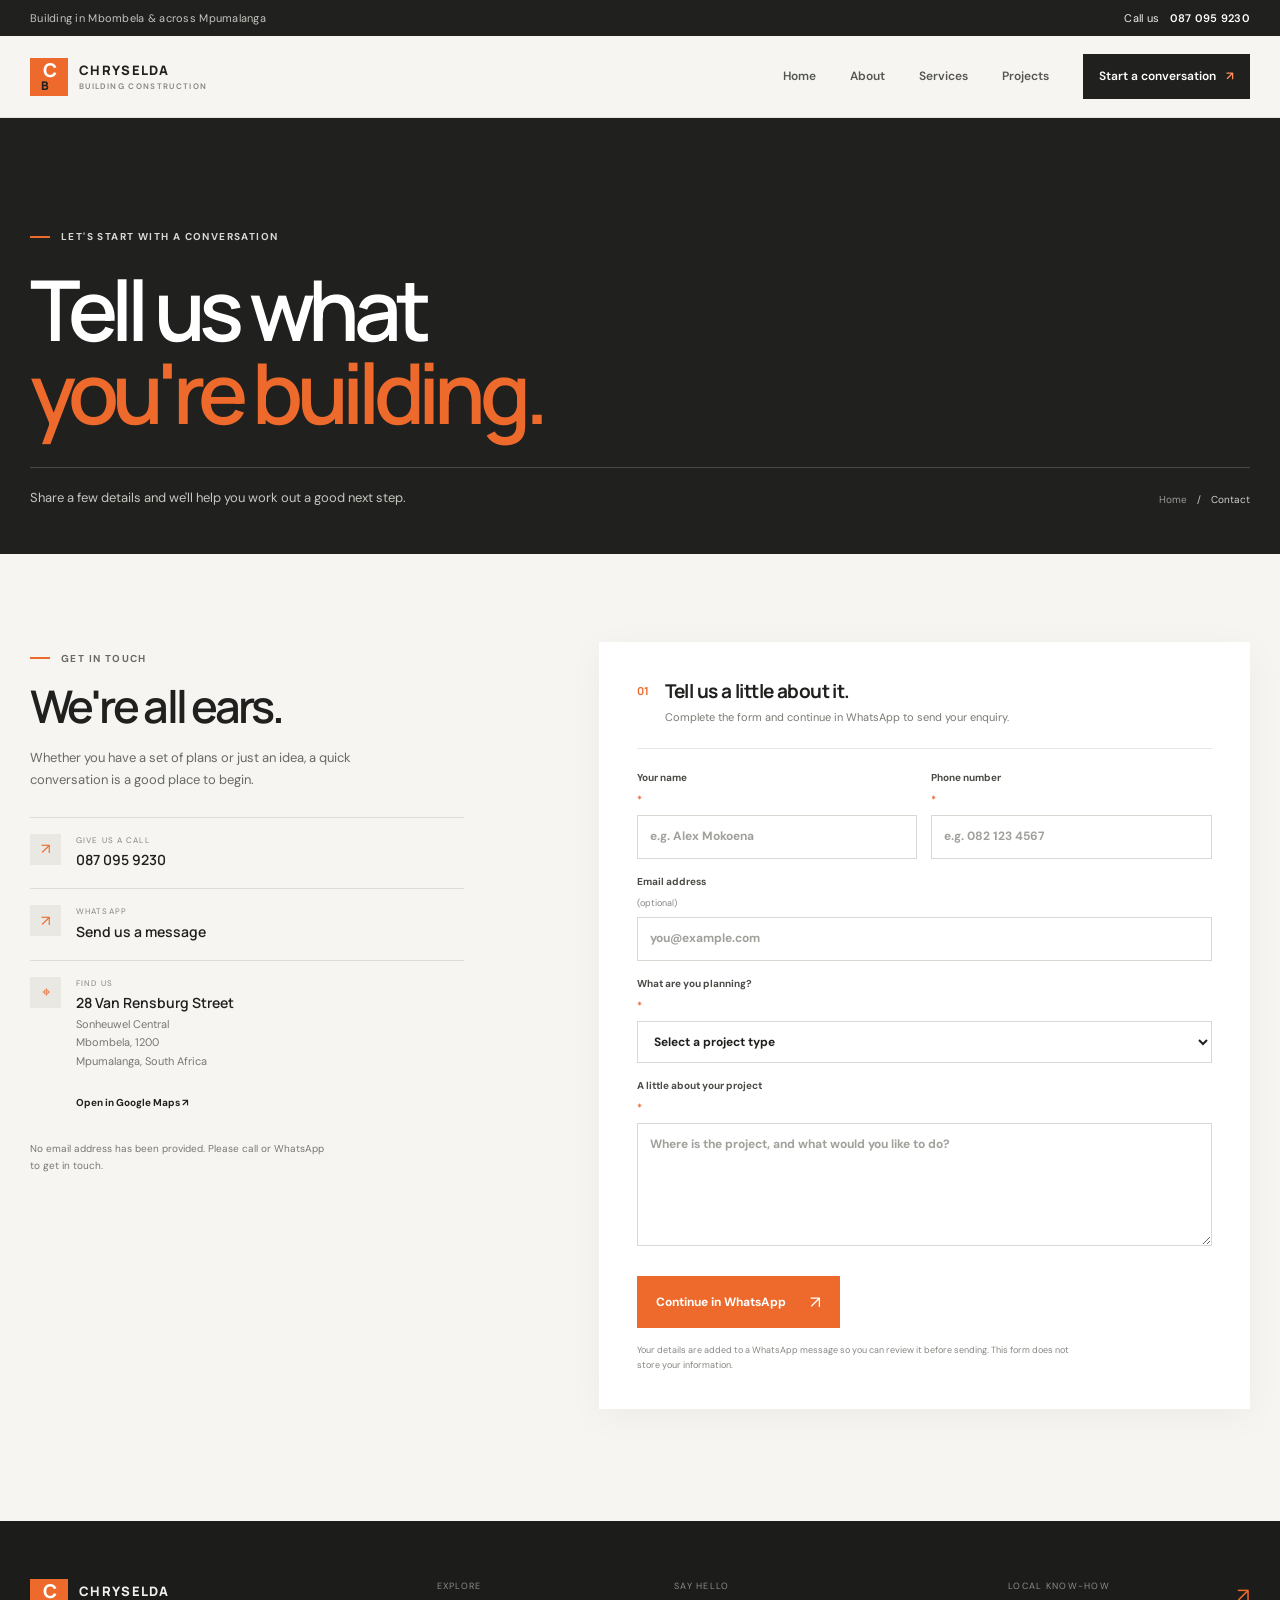
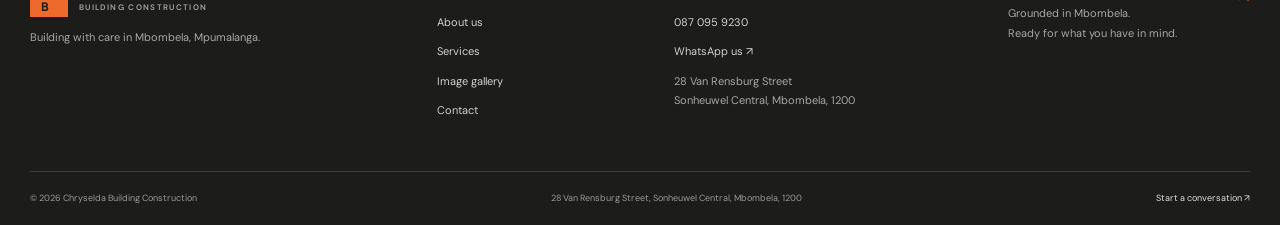
<file: contact.html>
<!doctype html><html lang="en-ZA"><head><meta charset="utf-8"><meta name="viewport" content="width=device-width, initial-scale=1"><title>Contact | Chryselda Building Construction</title><meta name="description" content="Contact Chryselda Building Construction in Mbombela. Call 087 095 9230, WhatsApp or send a project enquiry."><meta name="theme-color" content="#20211f"><link rel="preconnect" href="https://fonts.googleapis.com"><link rel="preconnect" href="https://fonts.gstatic.com" crossorigin><link href="https://fonts.googleapis.com/css2?family=DM+Sans:wght@400;500;600;700&family=Manrope:wght@400;500;600;700;800&display=swap" rel="stylesheet"><link rel="stylesheet" href="styles.css"><script src="script.js" defer></script></head><body><div class="topline"><div class="wrap topline-inner"><span>Building in Mbombela &amp; across Mpumalanga</span><a href="tel:+27870959230">Call us <b>087 095 9230</b></a></div></div><header class="site-header"><div class="wrap header-inner"><a class="brand" href="index.html"><span class="brand-mark">C<span>B</span></span><span class="brand-name">CHRYSELDA<small>BUILDING CONSTRUCTION</small></span></a><button class="menu-toggle" aria-expanded="false" aria-controls="main-nav" aria-label="Open navigation"><span></span><span></span></button><nav id="main-nav" class="main-nav" aria-label="Main navigation"><a href="index.html">Home</a><a href="about.html">About</a><a href="services.html">Services</a><a href="projects.html">Projects</a><a class="active nav-cta" href="contact.html">Start a conversation <span>↗</span></a></nav></div></header><main><section class="page-hero"><div class="wrap"><p class="eyebrow light"><i></i> LET&apos;S START WITH A CONVERSATION</p><h1>Tell us what<br><em>you&apos;re building.</em></h1><div class="page-hero-bottom"><p>Share a few details and we&apos;ll help you work out a good next step.</p><div class="breadcrumbs"><a href="index.html">Home</a><span>/</span> Contact</div></div></div></section><section class="section-pad contact-section"><div class="wrap contact-grid"><div class="contact-info"><p class="eyebrow"><i></i> GET IN TOUCH</p><h2>We&apos;re all ears.</h2><p class="contact-lead">Whether you have a set of plans or just an idea, a quick conversation is a good place to begin.</p><a class="contact-method" href="tel:+27870959230"><span class="contact-icon">↗</span><span><small>GIVE US A CALL</small><strong>087 095 9230</strong></span></a><a class="contact-method" href="https://wa.me/27870959230" target="_blank" rel="noopener noreferrer"><span class="contact-icon">↗</span><span><small>WHATSAPP</small><strong>Send us a message</strong></span></a><div class="contact-method"><span class="contact-icon">⌖</span><span><small>FIND US</small><strong>28 Van Rensburg Street</strong><span>Sonheuwel Central<br>Mbombela, 1200<br>Mpumalanga, South Africa</span></span></div><a class="map-link" href="https://maps.google.com/?q=28+Van+Rensburg+Street,+Sonheuwel+Central,+Mbombela,+1200" target="_blank" rel="noopener noreferrer">Open in Google Maps ↗</a><p class="email-note">No email address has been provided. Please call or WhatsApp to get in touch.</p></div><div class="contact-form-wrap"><div class="form-heading"><span>01</span><div><h3>Tell us a little about it.</h3><p>Complete the form and continue in WhatsApp to send your enquiry.</p></div></div><form id="enquiry-form" novalidate><div class="form-row"><label for="name">Your name <span>*</span><input id="name" name="name" autocomplete="name" required minlength="2" placeholder="e.g. Alex Mokoena"></label><label for="phone">Phone number <span>*</span><input id="phone" name="phone" type="tel" autocomplete="tel" required pattern="[+0-9()\\s-]{7,20}" placeholder="e.g. 082 123 4567"></label></div><label for="email">Email address <small>(optional)</small><input id="email" name="email" type="email" autocomplete="email" placeholder="you@example.com"></label><label for="service">What are you planning? <span>*</span><select id="service" name="service" required><option value="" selected disabled>Select a project type</option><option>New building construction</option><option>Residential construction</option><option>Renovations and alterations</option><option>Extensions and general building</option><option>Something else</option></select></label><label for="message">A little about your project <span>*</span><textarea id="message" name="message" rows="5" required minlength="10" placeholder="Where is the project, and what would you like to do?"></textarea></label><p id="form-error" class="form-error" role="alert" aria-live="polite"></p><button class="button button-orange form-submit" type="submit">Continue in WhatsApp <span>↗</span></button><p class="form-privacy">Your details are added to a WhatsApp message so you can review it before sending. This form does not store your information.</p></form></div></div></section></main><footer class="site-footer"><div class="wrap footer-main"><div class="footer-brand"><a class="brand brand-light" href="index.html"><span class="brand-mark">C<span>B</span></span><span class="brand-name">CHRYSELDA<small>BUILDING CONSTRUCTION</small></span></a><p>Building with care in Mbombela, Mpumalanga.</p></div><div class="footer-col"><span class="footer-label">EXPLORE</span><a href="about.html">About us</a><a href="services.html">Services</a><a href="projects.html">Image gallery</a><a href="contact.html">Contact</a></div><div class="footer-col"><span class="footer-label">SAY HELLO</span><a href="tel:+27870959230">087 095 9230</a><a href="https://wa.me/27870959230" target="_blank" rel="noopener noreferrer">WhatsApp us ↗</a><span>28 Van Rensburg Street<br>Sonheuwel Central, Mbombela, 1200</span></div><div class="footer-note"><span class="footer-label">LOCAL KNOW-HOW</span><p>Grounded in Mbombela.<br>Ready for what you have in mind.</p><a href="contact.html" class="footer-arrow">↗</a></div></div><div class="wrap footer-bottom"><span>© <span data-year>2026</span> Chryselda Building Construction</span><span>28 Van Rensburg Street, Sonheuwel Central, Mbombela, 1200</span><a href="contact.html">Start a conversation ↗</a></div></footer></body></html>
</file>
<file: styles.css>
@charset "UTF-8";
:root{--ink:#20211f;--ink-soft:#292a27;--paper:#f6f5f2;--white:#fff;--orange:#ed6a2c;--orange-dark:#ca4e19;--muted:#777873;--line:#deded9;--max:1220px;--sans:'DM Sans',sans-serif;--display:'Manrope',sans-serif}*{box-sizing:border-box}html{scroll-behavior:smooth;scroll-padding-top:90px}body{margin:0;background:var(--paper);color:var(--ink);font-family:var(--sans);font-size:15px;line-height:1.65;-webkit-font-smoothing:antialiased}body.menu-open{overflow:hidden}a{color:inherit;text-decoration:none}img{display:block;max-width:100%}button,input,select,textarea{font:inherit}.wrap{width:min(calc(100% - 48px),var(--max));margin-inline:auto}.topline{background:var(--ink);color:#c4c4bf;font-size:11px;letter-spacing:.025em}.topline-inner{min-height:36px;display:flex;align-items:center;justify-content:space-between}.topline a{color:#eee}.topline b{color:#fff;font-weight:600;margin-left:7px}.site-header{height:82px;background:var(--paper);position:relative;z-index:20;border-bottom:1px solid rgba(32,33,31,.08)}.header-inner{height:100%;display:flex;align-items:center;justify-content:space-between}.brand{display:inline-flex;align-items:center;gap:11px}.brand-mark{width:38px;height:38px;display:grid;place-content:center;background:var(--orange);color:#fff;font:800 19px/1 var(--display);letter-spacing:-.09em}.brand-mark span{display:inline;color:var(--ink);font-size:12px;margin-left:-2px}.brand-name{font:800 13px/1.1 var(--display);letter-spacing:.1em}.brand-name small{display:block;margin-top:5px;font:600 8px/1 var(--sans);letter-spacing:.17em;color:#858680}.main-nav{display:flex;align-items:center;gap:34px;font-size:12px;font-weight:600}.main-nav>a:not(.nav-cta){height:82px;display:flex;align-items:center;position:relative;color:#555650}.main-nav>a.active:not(.nav-cta),.main-nav>a:not(.nav-cta):hover{color:var(--ink)}.main-nav>a.active:not(.nav-cta):after{content:"";height:2px;background:var(--orange);position:absolute;bottom:0;left:0;right:0}.nav-cta{background:var(--ink);color:#fff;padding:13px 16px;transition:background .2s}.nav-cta:hover{background:var(--orange)}.nav-cta span{color:#ff8b56;margin-left:7px}.menu-toggle{display:none}.hero{height:min(710px,calc(100svh - 118px));min-height:600px;position:relative;background:var(--ink);color:#fff;overflow:hidden}.hero-photo,.hero-shade{position:absolute;inset:0}.hero-photo{background:url('assets/chryselda-hero.png') center 52%/cover no-repeat;animation:hero-reveal 1s ease-out both}.hero-shade{background:linear-gradient(90deg,rgba(23,24,22,.89) 0%,rgba(23,24,22,.7) 43%,rgba(23,24,22,.12) 100%),linear-gradient(0deg,rgba(23,24,22,.43),transparent 40%)}.hero-content{position:relative;padding-top:clamp(100px,14vw,188px);z-index:1;animation:fade-up .7s .12s both}.eyebrow{display:flex;align-items:center;gap:11px;font:700 10px/1.3 var(--sans);letter-spacing:.14em;color:#696a64}.eyebrow i{display:block;width:20px;height:2px;background:var(--orange)}.eyebrow.light{color:#d8d8d4}.hero h1,.page-hero h1{font:600 clamp(54px,7.8vw,100px)/.99 var(--display);letter-spacing:-.075em;margin:24px 0 21px}.hero h1 em,.page-hero h1 em,.cta-section h2 em{font-style:normal;color:var(--orange)}.hero-lead{max-width:420px;color:#dadbd5;font-size:16px;line-height:1.8}.hero-actions{display:flex;gap:28px;align-items:center;margin-top:32px}.button{display:inline-flex;justify-content:center;align-items:center;gap:24px;padding:15px 19px;font:700 12px var(--sans);transition:transform .2s,background .2s;color:#fff}.button:hover{transform:translateY(-2px)}.button span{font-size:17px;font-weight:400}.button-orange{background:var(--orange)}.button-orange:hover{background:var(--orange-dark)}.button-dark{background:var(--ink)}.button-dark:hover{background:#383a35}.text-link{display:inline-flex;align-items:center;gap:14px;font-size:12px;font-weight:700}.text-link span{color:var(--orange);font-size:18px;transition:transform .2s}.text-link:hover span{transform:translateX(4px)}.light-link{color:#fff}.hero-index{position:absolute;right:max(24px,calc((100vw - var(--max))/2));bottom:42px;display:flex;align-items:center;gap:13px;font-size:9px;letter-spacing:.13em;color:#d1d2ce}.hero-index>span:first-child{color:var(--orange);font-weight:700}.index-line{width:42px;height:1px;background:#a5a6a0}.hero-scroll{position:absolute;bottom:42px;left:max(24px,calc((100vw - var(--max))/2));font-size:9px;letter-spacing:.13em;color:#ddd}.hero-scroll span{color:var(--orange);margin-left:12px;font-size:15px}.section-pad{padding:112px 0}.intro-grid,.about-intro{display:grid;grid-template-columns:1fr 1fr;gap:12%;align-items:start}.intro-grid h2,.section-head h2,.about-intro h2,.service-detail h2,.contact-info h2{font:600 clamp(38px,4.4vw,58px)/1.08 var(--display);letter-spacing:-.065em;margin:22px 0 0}.intro-grid h2 em,.section-head h2 em,.about-intro h2 em,.service-detail h2 em{font-style:normal;color:var(--orange)}.intro-copy{padding-top:23px;color:#656660;font-size:14px}.intro-copy p{margin:0 0 18px}.intro-copy .large-copy{font:500 20px/1.6 var(--display);letter-spacing:-.02em;color:var(--ink)}.intro-copy .text-link{color:var(--ink);margin-top:8px}.services-section{background:#ecebe7}.section-head{display:flex;justify-content:space-between;align-items:end;margin-bottom:44px}.section-head h2{margin-top:20px}.desktop-link{margin-bottom:10px}.service-grid{display:grid;grid-template-columns:repeat(4,1fr);border-top:1px solid #c9c9c3;border-bottom:1px solid #c9c9c3}.service-card{position:relative;min-height:278px;padding:25px 25px 28px 0;border-right:1px solid #c9c9c3;transition:background .25s,padding .25s}.service-card:not(:first-child){padding-left:24px}.service-card:last-child{border-right:0}.service-card:hover{background:rgba(255,255,255,.48);padding-top:19px}.service-no{font-size:9px;letter-spacing:.12em;color:#7e7f78}.service-symbol{position:absolute;right:22px;top:22px;color:var(--orange);font-size:23px}.service-card h3{font:700 20px/1.28 var(--display);letter-spacing:-.04em;margin:45px 0 11px}.service-card p{font-size:12px;line-height:1.7;color:#6f706a;margin:0;max-width:220px}.card-arrow{position:absolute;right:22px;bottom:21px;font-size:17px;color:var(--orange)}.fine-print{margin:14px 0 0;color:#858680;font-size:10px}.projects-section{background:var(--paper)}.project-grid{display:grid;grid-template-columns:1.34fr 1fr;gap:20px}.project-card{height:410px;position:relative;overflow:hidden;background:#c3c3bc}.project-card:after{content:"";position:absolute;inset:45% 0 0;background:linear-gradient(0deg,rgba(20,21,19,.75),transparent)}.project-card img{width:100%;height:100%;object-fit:cover;transition:transform .6s}.project-card:hover img,.gallery-item:hover img{transform:scale(1.035)}.project-caption{position:absolute;z-index:1;left:25px;right:25px;bottom:23px;color:#fff;display:flex;justify-content:space-between;align-items:end}.project-caption small,.project-caption strong{display:block}.project-caption small{font-size:9px;letter-spacing:.13em;color:#e3a180;margin-bottom:6px}.project-caption strong{font:600 18px var(--display);letter-spacing:-.03em}.project-caption>b{font-size:20px;color:#ff9160}.approach-section{background:var(--ink);color:#fff;padding:0}.approach-grid{display:grid;grid-template-columns:1fr 1fr;min-height:650px}.approach-image{position:relative;min-height:550px;overflow:hidden;margin-left:calc((min(100vw, var(--max) + max(48px, (100vw - var(--max)))) - min(100vw, var(--max)))/-2)}.approach-image img{width:100%;height:100%;position:absolute;inset:0;object-fit:cover;filter:brightness(.78)}.image-label{position:absolute;bottom:25px;left:30px;font-size:9px;letter-spacing:.14em;color:#fff}.approach-copy{padding:100px 0 85px 12%}.approach-copy h2,.cta-section h2{font:600 clamp(42px,5vw,64px)/1.05 var(--display);letter-spacing:-.07em;margin:23px 0}.approach-copy h2 em{font-style:normal;color:#ed6a2c}.approach-lead{color:#b9bab5;max-width:440px;font-size:14px}.value-list{list-style:none;padding:0;margin:34px 0}.value-list li{display:flex;gap:19px;padding:17px 0;border-top:1px solid #474843}.value-list li>span{font:600 12px var(--display);color:var(--orange)}.value-list strong,.value-list small{display:block}.value-list strong{font:600 14px var(--display)}.value-list small{font-size:11px;color:#a6a7a1;margin-top:5px}.cta-section{background:#292a27;color:#fff;padding:88px 0}.cta-inner{display:flex;justify-content:space-between;align-items:center}.cta-section h2{font-size:clamp(42px,5.8vw,72px);margin:21px 0 0}.cta-right{width:34%;padding-top:23px}.cta-right p{color:#c0c1bb;font-size:14px;margin:0 0 23px;max-width:350px}.cta-phone{display:block;margin-top:18px;color:#d3d3ce;font-size:11px}.site-footer{background:#1c1d1b;color:#f0f0ec}.footer-main{padding-top:58px;padding-bottom:52px;display:grid;grid-template-columns:1.5fr .8fr 1.2fr 1fr;gap:44px}.brand-light .brand-name small{color:#a4a59f}.footer-brand>p,.footer-note p{font-size:11px;color:#a7a8a2;line-height:1.8}.footer-col{display:flex;flex-direction:column;align-items:flex-start;gap:11px;font-size:11px;color:#d1d2cc}.footer-col a:hover,.footer-bottom a:hover{color:#f1844b}.footer-col span:not(.footer-label){line-height:1.8;color:#a7a8a2}.footer-label{display:block;margin-bottom:9px;color:#8c8d87;font-size:9px;letter-spacing:.14em}.footer-note{position:relative}.footer-arrow{position:absolute;right:0;top:0;font-size:20px;color:var(--orange)}.footer-bottom{min-height:54px;border-top:1px solid #3d3e3a;display:flex;justify-content:space-between;align-items:center;font-size:9px;color:#999a94}.footer-bottom a{color:#e1e1dc}.page-hero{background:var(--ink);color:#fff;padding:102px 0 45px}.page-hero h1{font-size:clamp(53px,7vw,84px);margin:24px 0 34px}.page-hero-bottom{display:flex;justify-content:space-between;align-items:end;border-top:1px solid #484944;padding-top:19px}.page-hero-bottom>p{color:#c5c6c0;font-size:13px;margin:0;max-width:440px}.breadcrumbs{font-size:10px;color:#d0d1cb;display:flex;gap:10px}.breadcrumbs a{color:#999a94}.about-intro{align-items:start}.about-intro .intro-copy{padding-top:11px}.about-photo-band{height:410px;position:relative;overflow:hidden;background:#4b4c47}.about-photo-band:after{content:"";position:absolute;inset:35% 0 0;background:linear-gradient(0deg,rgba(20,21,19,.75),transparent)}.about-photo-band>img{width:100%;height:100%;object-fit:cover}.photo-band-caption{position:absolute;bottom:20px;left:50%;transform:translateX(-50%);z-index:1;display:flex;justify-content:space-between;color:#fff;font-size:9px;letter-spacing:.12em}.values-section{padding-top:100px}.section-aside{max-width:300px;color:#70716b;font-size:13px;margin:0 0 10px}.values-grid{display:grid;grid-template-columns:repeat(3,1fr);gap:34px;margin-top:25px}.values-grid article{padding:25px 26px 15px 0;border-top:1px solid #cbccc5}.values-grid article>span{font:700 12px var(--display);color:var(--orange)}.values-grid h3{font:700 17px var(--display);margin:23px 0 7px;letter-spacing:-.03em}.values-grid p{font-size:12px;color:#777872;max-width:310px}.note-strip{background:#eae9e4;padding:26px 0}.note-strip-inner{display:flex;gap:17px;align-items:center}.note-mark{display:grid;place-items:center;flex:0 0 24px;width:24px;height:24px;border:1px solid #a8a9a2;color:var(--orange);border-radius:50%;font:600 12px var(--display)}.note-strip p{margin:0;color:#686963;font-size:11px}.service-detail-section{padding-top:62px}.service-notice{padding:20px 25px;margin-bottom:38px}.service-details{border-top:1px solid var(--line)}.service-detail{scroll-margin-top:100px;display:grid;grid-template-columns:65px 1fr 38%;gap:30px;align-items:center;padding:40px 0;border-bottom:1px solid var(--line)}.detail-no{font:600 14px var(--display);color:var(--orange);align-self:start;padding-top:10px}.service-detail .eyebrow{margin:0}.service-detail h2{font-size:clamp(34px,4vw,48px);margin:14px 0}.service-detail>div>p:not(.eyebrow){font-size:13px;color:#6b6c65;max-width:450px}.service-detail .text-link{margin-top:10px}.service-detail img{height:235px;width:100%;object-fit:cover}.gallery-section{padding-top:66px}.gallery-notice{display:flex;align-items:center;gap:16px;padding:17px 20px;background:#ecebe7;margin-bottom:32px}.gallery-notice p{font-size:11px;color:#676862;margin:0}.gallery-grid{display:grid;grid-template-columns:repeat(3,1fr);grid-auto-rows:265px;gap:17px}.gallery-item{position:relative;overflow:hidden;margin:0;background:#bdbeb8}.gallery-item:after{content:"";position:absolute;inset:45% 0 0;background:linear-gradient(0deg,rgba(20,21,19,.8),transparent)}.gallery-item img{width:100%;height:100%;object-fit:cover;transition:transform .6s}.gallery-tall{grid-row:span 2}.gallery-wide{grid-column:span 2}.gallery-item figcaption{position:absolute;z-index:1;left:19px;right:15px;bottom:17px;color:white}.gallery-item figcaption span,.gallery-item figcaption strong{display:block}.gallery-item figcaption span{font-size:8px;letter-spacing:.14em;color:#efa17d}.gallery-item figcaption strong{font:600 14px var(--display);margin-top:5px}.gallery-cta{display:flex;justify-content:space-between;align-items:center;margin-top:44px;border-top:1px solid var(--line);padding-top:24px}.gallery-cta p{font:600 17px var(--display)}.contact-section{padding-top:88px}.contact-grid{display:grid;grid-template-columns:.8fr 1.2fr;gap:11%}.contact-info h2{font-size:45px;margin:17px 0}.contact-lead{font-size:13px;color:#686963;max-width:330px;margin-bottom:27px}.contact-method{display:flex;gap:15px;padding:16px 0;border-top:1px solid var(--line);align-items:flex-start}.contact-icon{display:grid;place-items:center;width:31px;height:31px;background:#e9e8e3;color:var(--orange);font-size:15px}.contact-method>span:last-child{display:flex;flex-direction:column}.contact-method small{font-size:8px;letter-spacing:.14em;color:#84857e}.contact-method strong{font:600 14px var(--display);margin:3px 0}.contact-method>span:last-child>span{font-size:11px;line-height:1.7;color:#767771}.map-link{display:inline-block;font-size:10px;font-weight:700;margin:8px 0 20px 46px}.map-link:hover{color:var(--orange)}.email-note{font-size:10px;color:#777872;max-width:300px}.contact-form-wrap{background:#fff;padding:36px 38px;box-shadow:0 8px 35px rgba(25,26,24,.045)}.form-heading{display:flex;gap:16px;align-items:flex-start;border-bottom:1px solid #e8e8e3;padding-bottom:22px;margin-bottom:21px}.form-heading>span{color:var(--orange);font:700 11px var(--display);padding-top:5px}.form-heading h3{font:700 19px var(--display);margin:0;letter-spacing:-.03em}.form-heading p{margin:4px 0 0;color:#797a73;font-size:11px}.contact-form-wrap form{display:flex;flex-direction:column;gap:15px}.form-row{display:grid;grid-template-columns:1fr 1fr;gap:14px}.contact-form-wrap label{display:flex;flex-direction:column;gap:6px;font-size:10px;font-weight:700;color:#4a4b46}.contact-form-wrap label>span{color:var(--orange)}.contact-form-wrap label small{font-size:9px;color:#858680;font-weight:400}.contact-form-wrap input,.contact-form-wrap select,.contact-form-wrap textarea{width:100%;border:1px solid #d9d9d3;background:#fff;border-radius:0;padding:11px 12px;color:var(--ink);font-size:12px;outline:none;transition:border-color .2s}.contact-form-wrap input:focus,.contact-form-wrap select:focus,.contact-form-wrap textarea:focus{border-color:var(--orange);box-shadow:0 0 0 2px rgba(237,106,44,.1)}.contact-form-wrap input::placeholder,.contact-form-wrap textarea::placeholder{color:#a0a19b}.contact-form-wrap textarea{resize:vertical;min-height:110px}.form-submit{align-self:flex-start;border:0;cursor:pointer}.form-error{min-height:0;margin:0;color:#b33122;font-size:11px}.form-error:not(:empty){padding:8px;background:#fff1ef}.form-privacy{font-size:9px;color:#858680;margin:0;max-width:440px}.form-submit:focus-visible,.button:focus-visible,.main-nav a:focus-visible,.menu-toggle:focus-visible{outline:3px solid #ed6a2c;outline-offset:3px}
@keyframes fade-up{from{opacity:0;transform:translateY(18px)}to{opacity:1;transform:translateY(0)}}@keyframes hero-reveal{from{transform:scale(1.035);opacity:.7}to{transform:scale(1);opacity:1}}
@media(max-width:900px){.main-nav{gap:21px}.service-card{padding-right:15px}.service-card:not(:first-child){padding-left:16px}.service-card h3{font-size:17px}.approach-copy{padding-left:9%}.footer-main{grid-template-columns:1.2fr .8fr 1.2fr;gap:30px}.footer-note{display:none}.contact-grid{gap:6%}}
@media(max-width:700px){.wrap{width:min(calc(100% - 36px),var(--max))}.topline-inner{min-height:34px}.topline-inner>span{font-size:9px}.topline-inner>a{font-size:9px}.site-header{height:70px}.brand-mark{width:34px;height:34px}.brand-name{font-size:11px}.menu-toggle{display:flex;width:42px;height:42px;background:none;border:0;position:relative;z-index:22;flex-direction:column;gap:6px;align-items:center;justify-content:center}.menu-toggle span{width:20px;height:2px;background:var(--ink);transition:transform .2s}.menu-toggle[aria-expanded="true"] span:first-child{transform:translateY(4px) rotate(45deg)}.menu-toggle[aria-expanded="true"] span:last-child{transform:translateY(-4px) rotate(-45deg)}.main-nav{display:none;position:fixed;inset:104px 0 0;background:var(--paper);z-index:21;padding:30px 28px;flex-direction:column;align-items:stretch;gap:0}.main-nav.is-open{display:flex}.main-nav>a:not(.nav-cta){height:auto;padding:17px 0;border-bottom:1px solid var(--line);font:600 22px var(--display)}.main-nav>a.active:not(.nav-cta):after{display:none}.main-nav .nav-cta{margin-top:25px;text-align:center;padding:16px}.hero{height:calc(88svh - 104px);min-height:590px;max-height:760px}.hero-photo{background-position:57% center}.hero-shade{background:linear-gradient(90deg,rgba(23,24,22,.83),rgba(23,24,22,.42)),linear-gradient(0deg,rgba(23,24,22,.35),transparent 55%)}.hero-content{padding-top:clamp(115px,23vw,180px)}.hero h1{font-size:clamp(54px,14vw,78px);margin:21px 0}.hero-lead{max-width:340px;font-size:14px}.hero-actions{align-items:flex-start;flex-direction:column;gap:18px}.hero-index{bottom:25px;right:18px;font-size:8px}.hero-scroll{left:18px;bottom:25px;font-size:8px}.section-pad{padding:74px 0}.intro-grid,.about-intro{grid-template-columns:1fr;gap:20px}.intro-grid h2,.section-head h2,.about-intro h2,.service-detail h2{font-size:43px}.intro-copy{padding-top:0}.intro-copy .large-copy{font-size:18px}.section-head{align-items:flex-start;margin-bottom:28px}.section-head h2{font-size:41px}.desktop-link{display:none}.service-grid{grid-template-columns:1fr 1fr}.service-card{min-height:235px;padding:18px 14px 20px 0}.service-card:not(:first-child){padding-left:14px}.service-card:nth-child(2){border-right:0}.service-card:nth-child(1),.service-card:nth-child(2){border-bottom:1px solid #c9c9c3}.service-card h3{font-size:16px;margin-top:44px}.service-card p{font-size:11px}.service-symbol{top:13px;right:13px}.card-arrow{right:13px;bottom:12px}.project-grid{grid-template-columns:1fr;gap:14px}.project-card{height:300px}.approach-grid{grid-template-columns:1fr}.approach-image{min-height:310px;margin:0 calc((100vw - min(100vw - 36px,var(--max)))/-2)}.approach-copy{padding:66px 0}.approach-copy h2,.cta-section h2{font-size:47px}.cta-section{padding:68px 0}.cta-inner{align-items:flex-start;flex-direction:column;gap:24px}.cta-right{width:100%;padding:0}.cta-right p{font-size:13px}.footer-main{grid-template-columns:1fr 1fr;gap:35px 18px;padding-top:42px;padding-bottom:36px}.footer-brand{grid-column:1/-1}.footer-col{font-size:10px}.footer-bottom{padding:14px 0;display:grid;grid-template-columns:1fr 1fr;gap:7px;font-size:8px}.footer-bottom span:nth-child(2){grid-column:1/-1;grid-row:2}.page-hero{padding:74px 0 28px}.page-hero h1{font-size:clamp(49px,12vw,68px);margin:20px 0 26px}.page-hero-bottom{align-items:flex-start;gap:17px;flex-direction:column}.page-hero-bottom>p{font-size:12px}.about-photo-band{height:300px}.photo-band-caption{font-size:7px;letter-spacing:.08em}.values-section{padding-top:70px}.section-aside{font-size:12px;max-width:250px}.values-grid{grid-template-columns:1fr;gap:0;margin-top:12px}.values-grid article{padding:18px 0 12px}.values-grid h3{margin:11px 0 4px}.values-grid p{margin:0}.note-strip{padding:20px 0}.note-strip-inner{align-items:flex-start}.service-detail-section{padding-top:38px}.service-notice{padding:17px 15px;margin-bottom:20px}.service-detail{grid-template-columns:34px 1fr;gap:12px;padding:27px 0}.service-detail img{grid-column:2;height:190px;margin-top:5px}.service-detail h2{font-size:36px}.service-detail>div>p:not(.eyebrow){font-size:12px}.gallery-section{padding-top:38px}.gallery-grid{grid-template-columns:1fr 1fr;grid-auto-rows:190px;gap:10px}.gallery-tall{grid-row:span 2}.gallery-wide{grid-column:span 2}.gallery-item figcaption{left:11px;right:8px;bottom:10px}.gallery-item figcaption span{font-size:7px}.gallery-item figcaption strong{font-size:12px}.gallery-notice{padding:14px;align-items:flex-start}.gallery-notice p{font-size:10px}.gallery-cta{margin-top:28px}.gallery-cta p{font-size:14px}.contact-section{padding-top:58px}.contact-grid{grid-template-columns:1fr;gap:34px}.contact-info h2{font-size:39px}.contact-form-wrap{padding:25px 18px}.form-row{grid-template-columns:1fr;gap:15px}.form-heading h3{font-size:17px}.form-submit{width:100%}}
@media(prefers-reduced-motion:reduce){*,*::before,*::after{scroll-behavior:auto!important;animation-duration:.01ms!important;animation-iteration-count:1!important;transition-duration:.01ms!important}}
</file>
